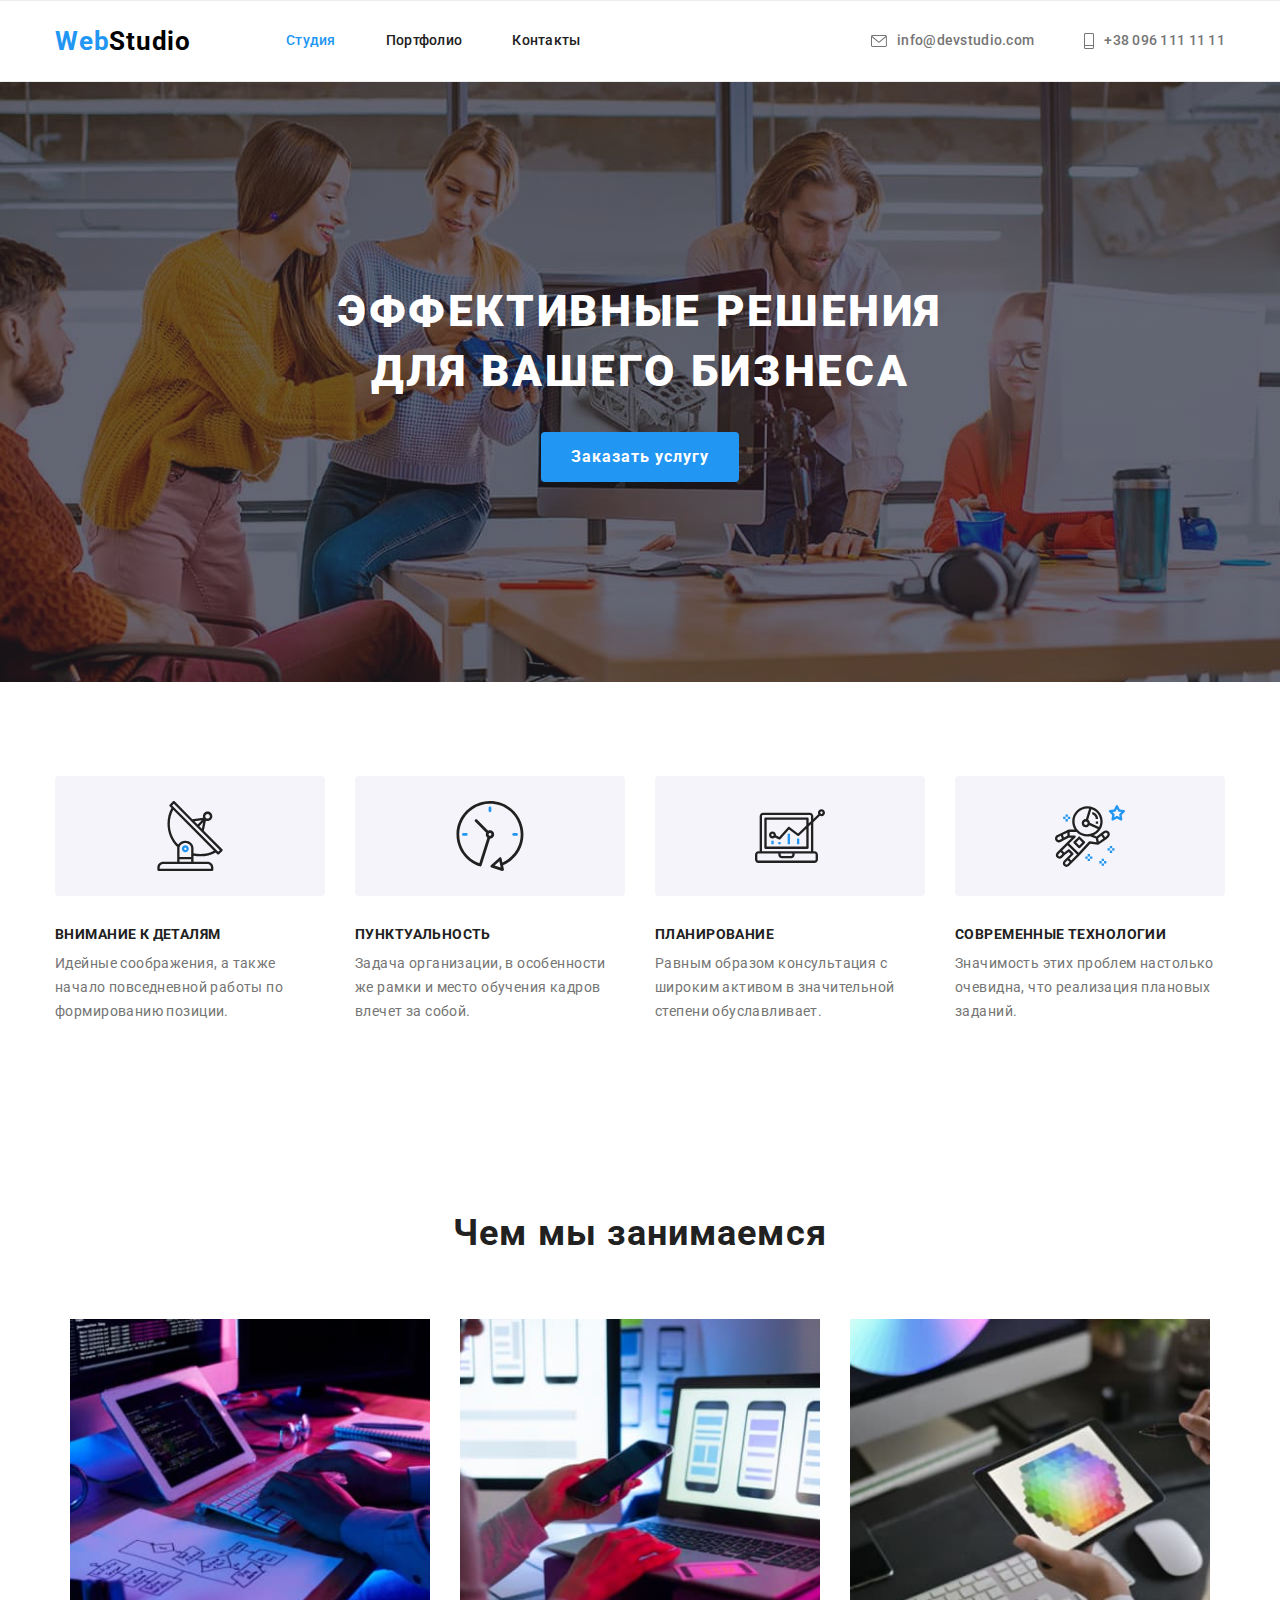
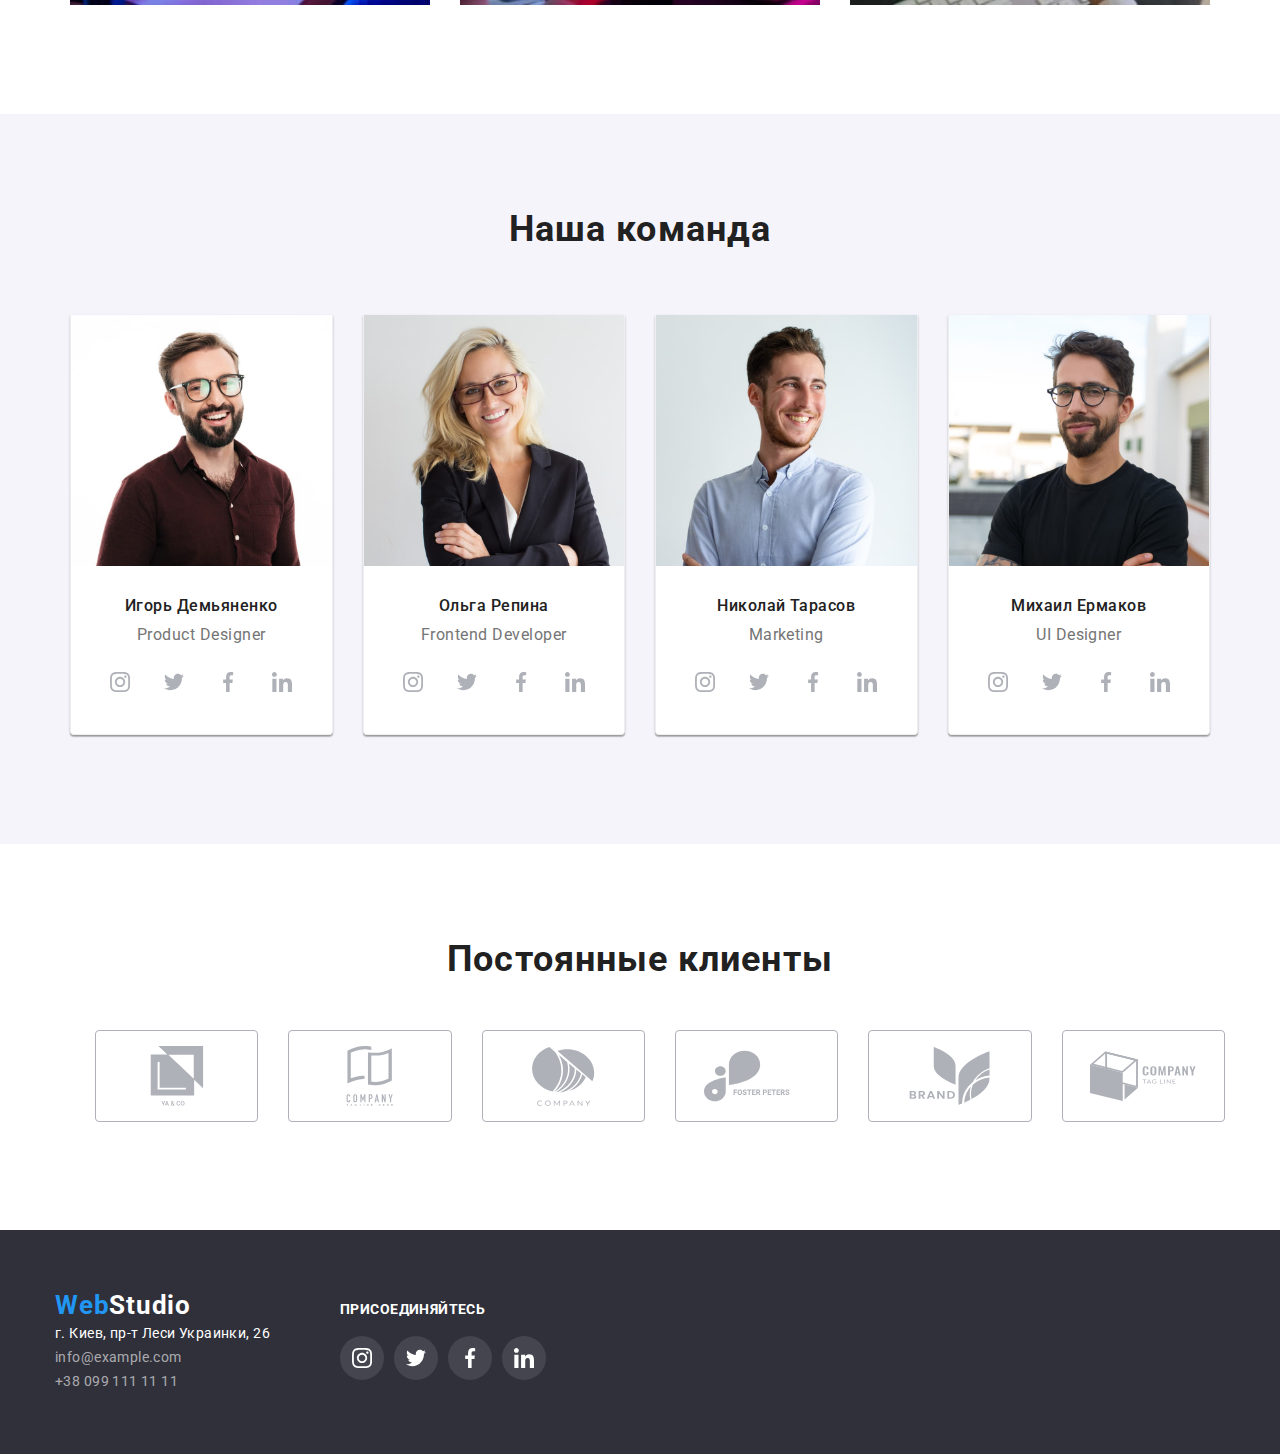
<file: index.html>
<!DOCTYPE html>
<html lang="ru">
<head>
    <meta charset="UTF-8">
    <meta http-equiv="X-UA-Compatible" content="IE=edge">
    <meta name="viewport" content="width=device-width, initial-scale=1.0">
    <title>Document</title>
    <!--Шрифты-->
    <link rel="preconnect" href="https://fonts.googleapis.com">
    <link rel="preconnect" href="https://fonts.gstatic.com" crossorigin>
    <link href="https://fonts.googleapis.com/css2?family=Raleway:wght@500&family=Roboto:wght@400;500;700;900&display=swap"
        rel="stylesheet">
    <!-- Конец шрифтов -->

    <!-- Normalize styles старт -->
    <link rel="stylesheet" href="https://cdn.jsdelivr.net/npm/modern-normalize@1.1.0/modern-normalize.min.css">
    <!-- Normalize styles конец -->


    <!--Кастомные стили-->
    <link rel="stylesheet" href="./css/styles.css">
</head>

<body>

    <!--Шапка сайта-->
    
    <header class="header header-wrapper">
        <div class="container header-container">
 <nav class="header-container">
     <a class="header-logo link" href="./index.html">Web<span class="logo">Studio</span></a>

<ul class="header-list list header-color">
    <li class="header-list-item"><a class="nav-link link current" href="./index.html" >Студия</a></li>
    <li class="header-list-item"><a class="nav-link link" href="./portfolio.html">Портфолио</a></li>
    <li class="header-list-item"><a class="nav-link link" href="./index.html">Контакты</a></li>
 </ul>
</nav>

<ul class="header-list header-contact list">
     <li class="header-cntct header-contacts-item"><a class="header-link link" href="mailto:info@devstudio.com">
        <svg class="contact-link-icon" width="16" height="12">
            <use href="./images/icons.svg#icon-envelope"></use>
        </svg>info@devstudio.com</a></li>

     <li class="header-tel-item"><a class="header-link link" href="tel:+380961111111">
        <svg class="contact-link-icon" width="10" height="16">
            <use href="./images/icons.svg#icon-telephone"></use>
        </svg>+38 096 111 11 11</a></li>

    </ul>
        </div>
            </header>



    <main>
        <!--Герой-->
<section class="hero overlay">
    <div class="container">
    <h1 class="uppertitle">Эффективные решения для вашего бизнеса</h1>
    <button class="hero-btn btn" type="button">Заказать услугу</button>
    </div>
</section>

    <!--Преимущества-->
<section class="benefits benefits-services section-distance">
    <div class="container">
    <h2 class="hidden">Преимущества</h2>
    <ul class="list benefits-us">
    
        <li class="benefits-info">
            <div class="benefits-icon-list">
                <svg class="benefits-icon" width="70" height="70"> 
                    <use href="./images/icons.svg#icon-antenna"></use>
                </svg>
            </div>
        <h3 class="benefits-about">Внимание к деталям</h3>
                <p class="benefits-description">Идейные соображения, а также начало повседневной работы по формированию позиции.</p>
        
        </li>

        <li class="benefits-info">
            <div class="benefits-icon-list">
                <svg class="benefits-icon" width="70" height="70">
                    <use href="./images/icons.svg#icon-clock"></use>
                </svg>
            </div>
        <h3 class="benefits-about">Пунктуальность</h3>

            <p class="benefits-description">Задача организации, в особенности же рамки и место обучения кадров влечет за собой.</p>

        </li>
    
        <li class="benefits-info">
            <div class="benefits-icon-list">
                <svg class="benefits-icon" width="70" height="70">
                    <use href="./images/icons.svg#icon-diagram"></use>
                </svg>
            </div>
        <h3 class="benefits-about">Планирование</h3>
        <p class="benefits-description">Равным образом консультация с широким активом в значительной степени обуславливает.</p>
    </li>

    <li class="benefits-info">
        <div class="benefits-icon-list">
            <svg class="benefits-icon" width="70" height="70">
                <use href="./images/icons.svg#icon-astronaut"></use>
            </svg>
        </div>
        <h3 class="benefits-about">Современные технологии</h3>
        <p class="benefits-description">Значимость этих проблем настолько очевидна, что реализация плановых заданий.</p>
    </li>
    </ul>
    </div>
</section>

<!--Чем занимаются-->
<section class="about section-distance">
    <div class="container">
    <h2 class="about-us">Чем мы занимаемся</h2>

<ul class="list about-img"> 
    <li class="card-img">
        <img src="./images/foto1maket1.jpg" alt="человек печатает" width="370">  
    </li>
    <li class="card-img">
        <img src="./images/foto2maket1.jpg" alt="рука с телефоном" width="370">
    </li>
    <li class="card-img">
        <img src="./images/foto3maket1.jpg" alt="планшет" width="370">
    </li>
</ul>
    </div>
</section>

<!--Команда-->
<section class="team section-distance">
    <div class="container">
    <h2 class="team-us">Наша команда</h2>

    <ul class="list about-img card-set card-set-foto">
        <li class="team-item card-set-item team-wrapper">
            <img class="team-img" src="./images/team1maket1.jpg" alt="мужчина в коричневой рубашке" width="270">
        <div class="cards">
            <h3 class="team-employees">Игорь Демьяненко</h3>
        <p class="place-work" lang="en">Product Designer</p>

        <ul class="team-soc-list">
        
            <li class="team-soc-item">
                <a href="" class="team-soc-link">
                    <svg class="team-soc-icon" width="20px" height="20px">
                        <use href="./images/icons.svg#icon-instagram"></use>
                    </svg>
                </a>
            </li>
        
            <li class="team-soc-item">
                <a href="" class="team-soc-link">
                    <svg class="team-soc-icon" width="20px" height="20px">
                        <use href="./images/icons.svg#icon-twitter"></use>
                    </svg>
                </a>
            </li>
        
            <li class="team-soc-item">
                <a href="" class="team-soc-link">
                    <svg class="team-soc-icon" width="20px" height="20px">
                        <use href="./images/icons.svg#icon-facebook"></use>
                    </svg>
                </a>
            </li>
        
            <li class="team-soc-item">
                <a href="" class="team-soc-link">
                    <svg class="team-soc-icon" width="20px" height="20px">
                        <use href="./images/icons.svg#icon-linkedin"></use>
                    </svg>
                </a>
            </li>
        </ul>
    
    </div>

       
        </li>

        <li class="team-item card-set-item team-wrapper">
            <img class="team-img" src="./images/team2maket1.jpg" alt="женщина в очках" width="270">
        <div class="cards"><h3 class="team-employees">Ольга Репина</h3>
        <p class="place-work" lang="en">Frontend Developer</p>
            <ul class="team-soc-list">
            
                <li class="team-soc-item">
                    <a href="" class="team-soc-link">
                        <svg class="team-soc-icon" width="20px" height="20px">
                            <use href="./images/icons.svg#icon-instagram"></use>
                        </svg>
                    </a>
                </li>
            
                <li class="team-soc-item">
                    <a href="" class="team-soc-link">
                        <svg class="team-soc-icon" width="20px" height="20px">
                            <use href="./images/icons.svg#icon-twitter"></use>
                        </svg>
                    </a>
                </li>
            
                <li class="team-soc-item">
                    <a href="" class="team-soc-link">
                        <svg class="team-soc-icon" width="20px" height="20px">
                            <use href="./images/icons.svg#icon-facebook"></use>
                        </svg>
                    </a>
                </li>
            
                <li class="team-soc-item">
                    <a href="" class="team-soc-link">
                        <svg class="team-soc-icon" width="20px" height="20px">
                            <use href="./images/icons.svg#icon-linkedin"></use>
                        </svg>
                    </a>
                </li>
            
            </ul>
    </div>

       
        </li>

        <li class="team-item card-set-item team-wrapper">
            <img class="team-img" src="./images/team3maket1.jpg" alt="мужчина в светлой рубашке" width="270">
        <div class="cards"><h3 class="team-employees">Николай Тарасов</h3>
        <p class="place-work" lang="en">Marketing</p>
            <ul class="team-soc-list">
            
                <li class="team-soc-item">
                    <a href="" class="team-soc-link">
                        <svg class="team-soc-icon" width="20px" height="20px">
                            <use href="./images/icons.svg#icon-instagram"></use>
                        </svg>
                    </a>
                </li>
            
                <li class="team-soc-item">
                    <a href="" class="team-soc-link">
                        <svg class="team-soc-icon" width="20px" height="20px">
                            <use href="./images/icons.svg#icon-twitter"></use>
                        </svg>
                    </a>
                </li>
            
                <li class="team-soc-item">
                    <a href="" class="team-soc-link">
                        <svg class="team-soc-icon" width="20px" height="20px">
                            <use href="./images/icons.svg#icon-facebook"></use>
                        </svg>
                    </a>
                </li>
            
                <li class="team-soc-item">
                    <a href="" class="team-soc-link">
                        <svg class="team-soc-icon" width="20px" height="20px">
                            <use href="./images/icons.svg#icon-linkedin"></use>
                        </svg>
                    </a>
                </li>
            
            </ul>
    </div>

        
        </li>

        <li class="team-item card-set-item team-wrapper">
            <img class="team-img" src="./images/team4maket1.jpg" alt="мужчина в черной футболке" width="270">
        <div class="cards"><h3 class="team-employees">Михаил Ермаков</h3>
        <p class="place-work" lang="en">UI Designer</p>
        <ul class="team-soc-list">
        
            <li class="team-soc-item">
                <a href="" class="team-soc-link">
                    <svg class="team-soc-icon" width="20px" height="20px">
                        <use href="./images/icons.svg#icon-instagram"></use>
                    </svg>
                </a>
            </li>
        
            <li class="team-soc-item">
                <a href="" class="team-soc-link">
                    <svg class="team-soc-icon" width="20px" height="20px">
                        <use href="./images/icons.svg#icon-twitter"></use>
                    </svg>
                </a>
            </li>
        
            <li class="team-soc-item">
                <a href="" class="team-soc-link">
                    <svg class="team-soc-icon" width="20px" height="20px">
                        <use href="./images/icons.svg#icon-facebook"></use>
                    </svg>
                </a>
            </li>
        
            <li class="team-soc-item">
                <a href="" class="team-soc-link">
                    <svg class="team-soc-icon" width="20px" height="20px">
                        <use href="./images/icons.svg#icon-linkedin"></use>
                    </svg>
                </a>
            </li>
        
        </ul>
    </div>

        
    </li>
    </ul>
    </div>
</section>

    <section>
        <div class="container">
            <h2 class="regular-customers">Постоянные клиенты</h2>
            <ul class="regular-us">
                <li class="regular-info">
                    <a href="" class="regular-icon-list">
                    <svg class="regular-icon" width="106" height="60">
                        <use href="./images/icons.svg#icon-group-1"></use>
                    </svg>
                </a></li>
                <li class="regular-info">
                    <a href="" class="regular-icon-list">
                    <svg class="regular-icon" width="106" height="60">
                        <use href="./images/icons.svg#icon-group-2"></use>
                    </svg>
                </a></li>
                <li class="regular-info">
                    <a href="" class="regular-icon-list">
                    <svg class="regular-icon" width="106" height="60">
                        <use href="./images/icons.svg#icon-group-3"></use>
                    </svg>
                </a></li>
                <li class="regular-info">
                    <a href="" class="regular-icon-list">
                    <svg class="regular-icon" width="106" height="60">
                        <use href="./images/icons.svg#icon-group-4"></use>
                    </svg>
                </a></li>
                <li class="regular-info">
                    <a href="" class="regular-icon-list">
                    <svg class="regular-icon" width="106" height="60">
                        <use href="./images/icons.svg#icon-group-5"></use>
                    </svg>
                </a></li>
                <li class="regular-info">
                    <a href="" class="regular-icon-list">
                    <svg class="regular-icon" width="106" height="60">
                        <use href="./images/icons.svg#icon-group-6"></use>
                    </svg>
                </a></li>
            </ul>


        </div>
    </section>


    </main>


<!--Футер-->
    <footer class="footer">
    <div class="container footer-container">
        <div class="footer-cntct">
    <a class="footer-logo link" href="./index.html">Web<span class="footer-logo-ft">Studio</span></a>

    <address>
        <p class="address">г. Киев, пр-т Леси Украинки, 26</p>

    <ul class="list footer-contact">
    
        <li><a class="link link-footer" href="mailto:info@example.com">info@example.com</a></li>
        <li><a class="link link-footer" href="tel:+380991111111">+38 099 111 11 11</a></li>
    
    </ul>
    </address>
    </div>

    <div class="soc-links-footer-section">
        <h3 class="soc-links-footer-title">присоединяйтесь</h3>
        <ul class="soc-links-footer-list">
            <li class="soc-links-footer-item">
                <a class="soc-links-footer">
                    <svg class="soc-links-footer-link" width="20" height="20">
                        <use href="./images/icons.svg#icon-instagram"></use>
                    </svg>
                </a>
            </li>

            <li class="soc-links-footer-item">
                <a class="soc-links-footer">
                    <svg class="soc-links-footer-link" width="20" height="20">
                        <use href="./images/icons.svg#icon-twitter"></use>
                    </svg>
                </a>
            </li>

            <li class="soc-links-footer-item">
                <a class="soc-links-footer">
                    <svg class="soc-links-footer-link" width="20" height="20">
                        <use href="./images/icons.svg#icon-facebook"></use>
                    </svg>
                </a>
            </li>

            <li class="soc-links-footer-item">
                <a class="soc-links-footer">
                    <svg class="soc-links-footer-link" width="20" height="20">
                        <use href="./images/icons.svg#icon-linkedin"></use>
                    </svg>
                </a>
            </li>
            
        </ul>
    </div>

</div>
</footer>

</body>
</html>
</file>
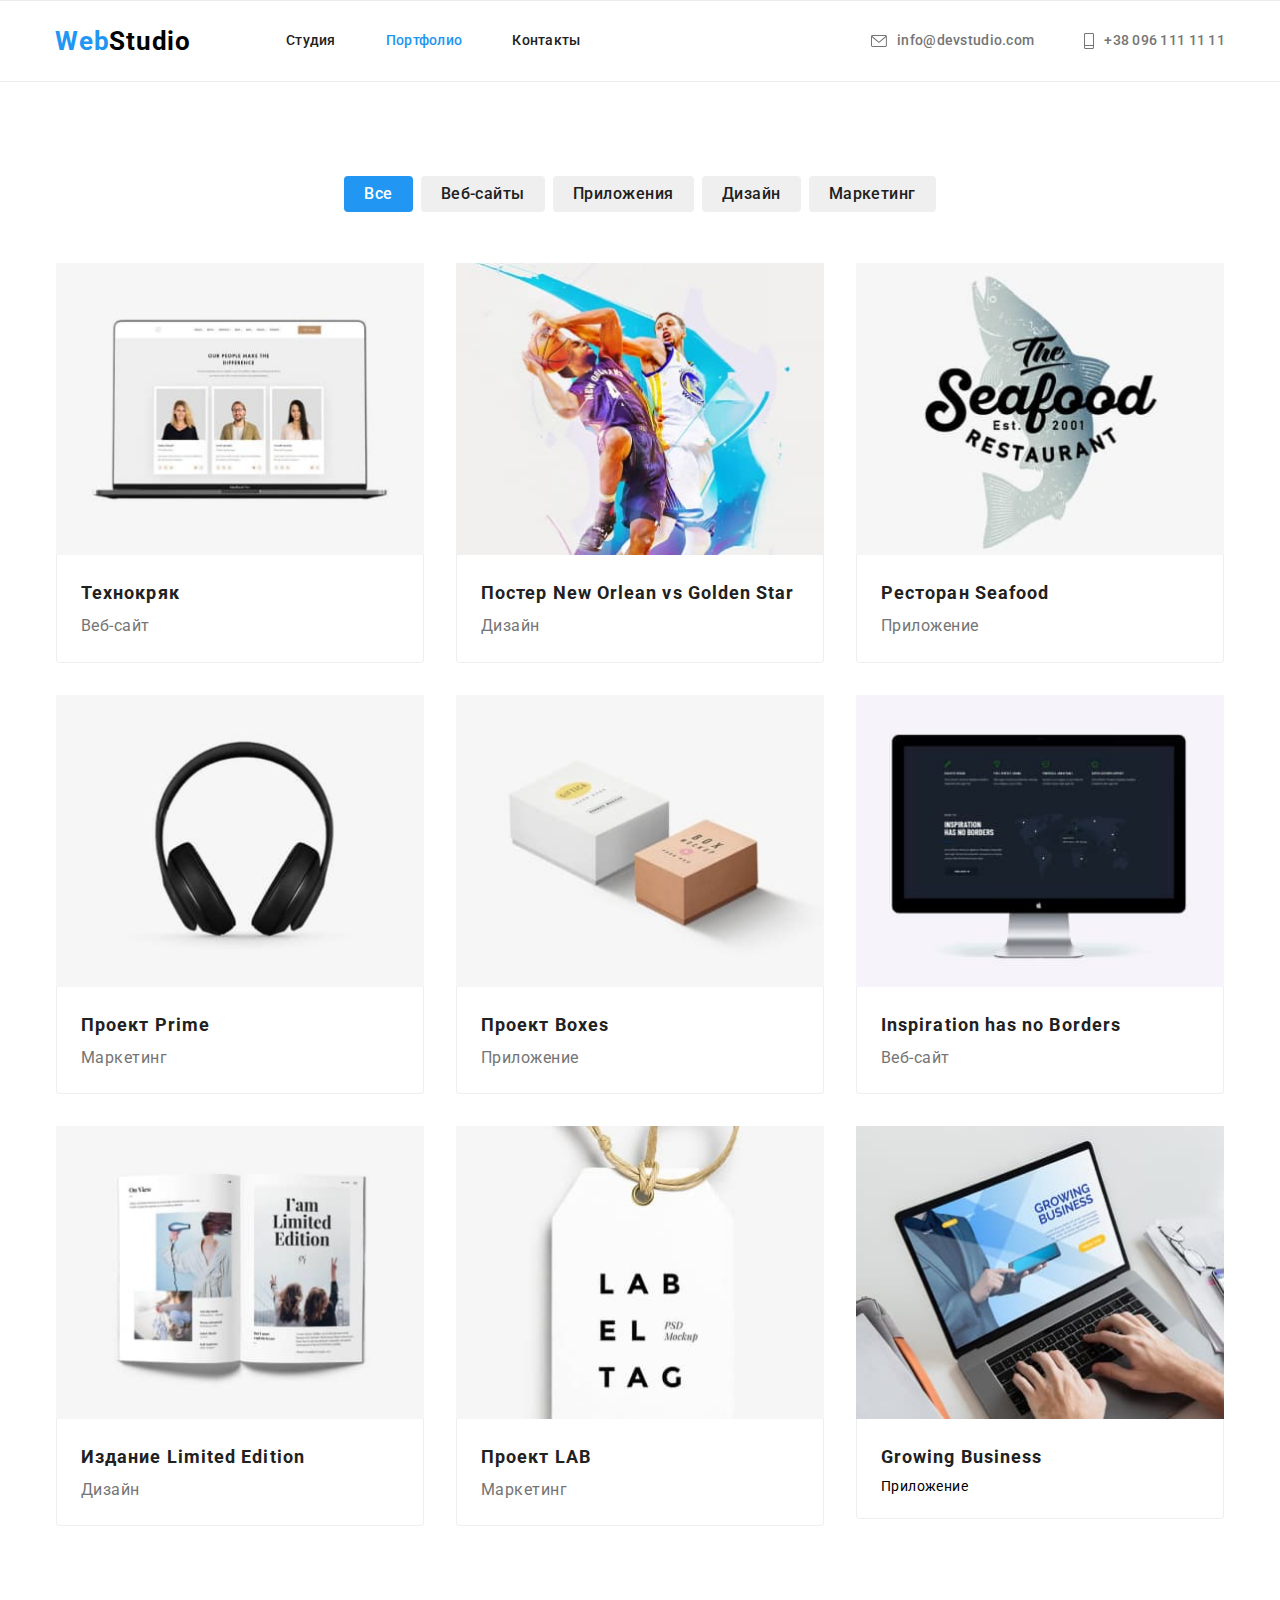
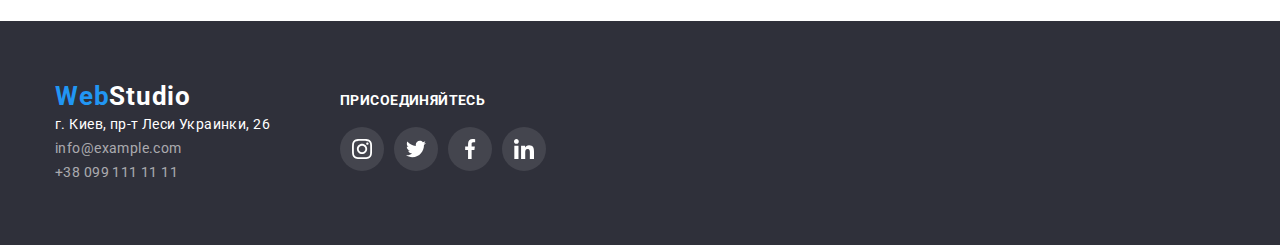
<file: portfolio.html>
<!DOCTYPE html>
<html lang="en">
<head>
    <meta charset="UTF-8">
    <meta http-equiv="X-UA-Compatible" content="IE=edge">
    <meta name="viewport" content="width=device-width, initial-scale=1.0">
    <title>Portfolio</title>
<!--Шрифты-->
<link rel="preconnect" href="https://fonts.googleapis.com">
<link rel="preconnect" href="https://fonts.gstatic.com" crossorigin>
<link href="https://fonts.googleapis.com/css2?family=Raleway:wght@500&family=Roboto:wght@400;500;700;900&display=swap"
    rel="stylesheet">
<!-- Конец шрифтов -->

<!-- Normalize styles старт -->
<link rel="stylesheet" href="https://cdn.jsdelivr.net/npm/modern-normalize@1.1.0/modern-normalize.min.css">
<!-- Normalize styles конец -->

<!-- Кастомніе стили -->
    <link rel="stylesheet" href="./css/styles.css">
    
    
    </head>

<body>
    <!--Шапка сайта-->
    
    <header class="header header-wrapper">
        <div class="container header-container">
        <nav class="header-container">
            <a class="header-logo link" href="./index.html">Web<span class="logo">Studio</span></a>

            <ul class="header-list list header-color">
                <li class="header-list-item"><a class="nav-link link" href="./index.html">Студия</a></li>
                <li class="header-list-item"><a class="nav-link link current" href="./portfolio.html">Портфолио</a></li>
                <li class="header-list-item"><a class="nav-link link" href="./index.html">Контакты</a></li>
            </ul>
        </nav>

        <ul class="header-list header-contact list">
             <li class="header-cntct header-contacts-item"><a class="header-link link" href="mailto:info@devstudio.com">
                <svg class="contact-link-icon" width="16" height="12">
                    <use href="./images/icons.svg#icon-envelope"></use>
                </svg>info@devstudio.com</a></li>

            <li class="header-tel-item"><a class="header-link link" href="tel:+380961111111">
                <svg class="contact-link-icon" width="10" height="16">
                    <use href="./images/icons.svg#icon-telephone"></use>
                </svg>+38 096 111 11 11</a></li>

        </ul>
            </div>
                </header>

    <main>
    <section class="section-distance">
        <div class="container">
    <!--Кнопки-->
    <h1 class="hidden">Кнопки</h1>
<ul class="button-portfolio">
    <li class="button-item section-shadow"><button class="button-list btn-info current" type="button">Все</button></li>
    <li class="button-item section-shadow"><button class="button-list btn-info" type="button">Веб-сайты</button></li>
    <li class="button-item section-shadow"><button class="button-list btn-info" type="button">Приложения</button></li>
    <li class="button-item section-shadow"><button class="button-list btn-info" type="button">Дизайн</button></li>
    <li class="button-item section-shadow"><button class="button-list btn-info" type="button">Маркетинг</button></li>
</ul>


<!--Список работ-->
  
    
<ul class="card-list about-img card-set">
    <li class="card-img list card-set-item"><img class="card-link" src="./images/img1.jpg" alt="ноутбук" width="370" height="294">
    <div class="team-wrapper"><h2 class="card-title">Технокряк</h2>
    <p class="card-text">Веб-сайт</p></div>
</li>
   
    <li class="card-img list card-set-item"><img src="./images/img2.jpg" alt="баскетбол" width="370" height="294">
    <div class="team-wrapper"><h2 class="card-title">Постер New Orlean vs Golden Star</h2>
    <p class="card-text">Дизайн</p></div>
</li>
   
    <li class="card-img list card-set-item"><img src="./images/img3.jpg" alt="рыба" width="370" height="294">
    <div class="team-wrapper"><h2 class="card-title">Ресторан Seafood</h2>
    <p class="card-text">Приложение</p></div>
</li>
    
    <li class="card-img list card-set-item"><img src="./images/img4.jpg" alt="наушники" width="370" height="294">
    <div class="team-wrapper"><h2 class="card-title">Проект Prime</h2>
    <p class="card-text">Маркетинг</p></div>
</li>
    
    <li class="card-img list card-set-item"><img src="./images/img5.jpg" alt="коробки" width="370" height="294">
    <div class="team-wrapper"><h2 class="card-title">Проект Boxes</h2>
    <p class="card-text">Приложение</p></div>
</li>
    
    <li class="card-img list card-set-item"><img src="./images/img6.jpg" alt="монитор" width="370" height="294">
    <div class="team-wrapper"><h2 class="card-title">Inspiration has no Borders</h2>
    <p class="card-text">Веб-сайт</p></div>
</li>
    
    <li class="card-img list card-set-item"><img src="./images/img7.jpg" alt="журнал" width="370" height="294">
   <div class="team-wrapper"><h2 class="card-title">Издание Limited Edition</h2>
<p class="card-text">Дизайн</p></div>
</li>
    
    <li class="card-img list card-set-item"><img src="./images/img8.jpg" alt="брелок" width="370" height="294">
    <div class="team-wrapper"><h2 class="card-title">Проект LAB</h2>
    <p class="card-text">Маркетинг</p></div>
</li>
   
    <li class="card-img list card-set-item"><img src="./images/img9.jpg" alt="ноутбук с руками" width="370" height="294">
    <div class="team-wrapper"><h2 class="card-title">Growing Business</h2>
    <p>Приложение</p></div>
</li>
    
</ul>
    </div>
    </section>
    </main>


    <!--Футер-->
<footer class="footer">
    <div class="container footer-container">
        <div class="footer-cntct">
            <a class="footer-logo link" href="./index.html">Web<span class="footer-logo-ft">Studio</span></a>

            <address>
                <p class="address">г. Киев, пр-т Леси Украинки, 26</p>

                <ul class="list footer-contact">

                    <li><a class="link link-footer" href="mailto:info@example.com">info@example.com</a></li>
                    <li><a class="link link-footer" href="tel:+380991111111">+38 099 111 11 11</a></li>

                </ul>
            </address>
        </div>

        <div class="soc-links-footer-section">
            <h3 class="soc-links-footer-title">присоединяйтесь</h3>
            <ul class="soc-links-footer-list">
                <li class="soc-links-footer-item">
                    <a class="soc-links-footer">
                        <svg class="soc-links-footer-link" width="20" height="20">
                            <use href="./images/icons.svg#icon-instagram"></use>
                        </svg>
                    </a>
                </li>

                <li class="soc-links-footer-item">
                    <a class="soc-links-footer">
                        <svg class="soc-links-footer-link" width="20" height="20">
                            <use href="./images/icons.svg#icon-twitter"></use>
                        </svg>
                    </a>
                </li>

                <li class="soc-links-footer-item">
                    <a class="soc-links-footer">
                        <svg class="soc-links-footer-link" width="20" height="20">
                            <use href="./images/icons.svg#icon-facebook"></use>
                        </svg>
                    </a>
                </li>

                <li class="soc-links-footer-item">
                    <a class="soc-links-footer">
                        <svg class="soc-links-footer-link" width="20" height="20">
                            <use href="./images/icons.svg#icon-linkedin"></use>
                        </svg>
                    </a>
                </li>

            </ul>
        </div>

    </div>
</footer>

</body>

</html>
</file>
<file: css/styles.css>
:root {
    /* fonts */
    --main-font: "Roboto";
    --secondary-font: "Raleway";

    /* text colors */
    --accent-txt-color: #2196F3;
    --main-color-btn: #212121;
    --card-text: #757575;
    --bg-color: #2F303A;
    --color-light: #FFFFFF;


    /* bg-colors */

    /* others */

    --items: 3;
    --indent: 30px;

}


body {
    font-family: "Roboto", "Raleway", sans-serif;
    font-size: 14px;
    line-height: 1.71;
    letter-spacing: 0.03em;
    
}


/* reset */
h1,
h2,
h3,
h4,
p {
    margin: 0;
}



img {
    display: block;
    max-width: 100%;
    height: auto;
}

section {
    padding: 94px 0;
}





/* Сітка із застосуванням flex-box */



 .about-img {
    display: flex;
    padding: 0;
    margin: -15px;
    }

 .card-set {
     display: flex;
     flex-wrap: wrap;
     }

   .card-img {
        max-width: 100%;
        padding: 0;
        margin: 15px;
        }

 .card-set-item {
     display: block;
     flex-basis: calc((100% - var(--indent) * var(--items)) / var(--items));
     max-width: 100%;
     height: auto;
     border-radius: 4px;
     border: 0p;
     border: 1px solid transparent;
     }

    .card-set-item:hover,
    .card-set-item:focus {
        /* border: 1px solid #EEEEEE; */
        box-shadow: 0px 1px 1px rgba(0, 0, 0, 0.12), 
        0px 4px 4px rgba(0, 0, 0, 0.06), 
        1px 4px 6px rgba(0, 0, 0, 0.16);
        cursor: pointer;
    }

 .card-img.list.card-set-item {
     margin: 15px;
    }
 
  .card-img.list.card-set-item:nth-child(3n) {
    margin-right: 0;
    }



    .card-set-foto {
        --items: 4;
        }



/* common styles start */
    .link {
        text-decoration: none;


    }

    .list {
        list-style: none;
        margin: 0;
        padding: 0;
    }

/* common sryles end */

/* Header section */




.container {
    width: 1200px;
    padding-left: 15px;
    padding-right: 15px;
    margin-left: auto;
    margin-right: auto;

}



.link {
    font-weight: 500;
    font-size: 14px;
    line-height: 1.14;
    letter-spacing: 0.02em;
}

 .header-link {
     color: var(--card-text);

     
}

.header-container {
    display: flex;
    align-items: center;
}


.header-list {
    display: flex;
}



.header-contact {
    margin-left: auto
}

.header-contacts-item:not(:last-child) {
    margin-right: 50px;
}

.header-contacts-item {
    display: flex;
    align-items: center;
    justify-content: center;
}

.header-logo {
    margin-right: 95px;
}

    .header-list-item:not(:last-child) {
        margin-right: 50px;
}


    .nav-link {
        display:block;
        color: var(--main-color-btn);
        padding-top: 32px;
        padding-bottom: 32px;
    }

          .current {
              color: var(--accent-txt-color);
    
          }

    

    .header-contact {
        font-weight: 500;
        font-size: 14px;
        line-height: 1,14;
        letter-spacing: 0.02em;
        color: var(--card-text);
    }


    .header-cntct:not(:last-child) {
        margin-right: 50px;
    }

        .header-link:hover,
        .header-link:focus {
            color: var(--accent-txt-color);
        }
    
    
        .header-link {
            padding-top: 32px;
            padding-bottom: 32px;
            display: flex;
            align-items: center;
        }

        .contact-link-icon {
            margin-right: 10px;
            fill: currentColor;
        }


    /* .header-cntct::before {
        display: block;
        content: "";
        width: 16px;
        height: 12px;
        background-image: url("../images/envelope.svg");
        background-size: contain;
        background-repeat: no-repeat;
        background-position: center;
        margin-right: 10px;
        
    } */

        .header-cntct:hover,
        .header-cntct:focus {
            color: var(--accent-txt-color);
            cursor: pointer;
        }

                /* .header-tel-item::before {
                    display: block;
                        content: "";
                        width: 10px;
                        height: 16px;
                        background-image: url("../images/smartphone.svg");
                        background-size: contain;
                        background-repeat: no-repeat;
                        background-position: center;
                        margin-right: 10px;
                } */

                    .header-tel-item:hover,
                    .header-tel-item:focus {
                        color: var(--accent-txt-color);
                        cursor: pointer;
                    }


        /* .header-contacts-item::before {
            background-image: url("../images/envelope.svg");
           
        } */


    .header-logo {
        font-weight: 700;
            font-size: 26px;
            line-height: 1.19;
            letter-spacing: 0.03em;
            color: var(--accent-txt-color);
    }

        .logo {
            color: #000000;
        }

     

         .main-color-btn {
            color: var(--main-color-btn);
        }



/* Hero section */


   

    .hero {
        background-color: var(--bg-color);
        max-width: 1600px;
        margin-left: auto;
        margin-right: auto;
        height: 600px;
        padding-top: 200px;
        padding-bottom: 200px;
    
        background-image: linear-gradient(to right,
        rgba(47, 48, 58, 0.4),
        rgba(47, 48, 58, 0.4)), 
        url(../images/Hero-img.jpg);
        background-repeat: no-repeat;
        background-position: center;
        background-size: cover;
        
    }

         .uppertitle {
             font-weight: 900;
             font-size: 44px;
             line-height: 1.36;
             text-align: center;
             letter-spacing: 0.06em;
             text-transform: uppercase;
             color: var(--color-light);
             max-width: 696px;
             margin: 0 auto;
             margin-bottom: 30px;
         }

    .hidden {
        display: none;
        
    }

    .section-shadow:hover,
    .section-shadow:focus {
        box-shadow: 0px 3px 1px rgba(0, 0, 0, 0.1), 
        0px 1px 2px rgba(0, 0, 0, 0.08),
        0px 2px 2px rgba(0, 0, 0, 0.12);
        border-radius: 4px;

        cursor: pointer;

    }


    .button-item:not(:last-child) {
        margin-right: 8px;
       
    }


    .button-portfolio {
       display: flex;
       justify-content: center;
       padding: 0;
       margin: 0;
       margin-bottom: 50px;
       
 }

    .btn {
        border-radius: 4px;

    }

    .btn-info {
        border-radius: 4px;
    }


    .hero-btn {
        padding: 10px 30px;
        font-family: inherit;
        font-weight: 700;
        font-size: 16px;
        line-height: 1.87;
        letter-spacing: 0.06em;
        color: var(--color-light);
        background-color: var(--accent-txt-color);
        
        
    }

    .button-list {
        padding: 5px 20px;
        font-family: inherit;
        font-weight: 500;
        font-size: 16px;
        line-height: 1.62;
        text-align: left;
        letter-spacing: 0.03em;
        color: var(--main-color-btn);

        cursor: pointer;
    }
    

         ul {
            list-style: none;
    }


        button {
            display:flex;
            align-items: center;
            text-align: center;
            margin: 0 auto;
            cursor: pointer;
            border: none;
    }


    .button-list.current,
    .button-list:hover,
    .button-list:focus {
        background-color: var(--accent-txt-color);
        color: var(--color-light);

    }

   


    .team-wrapper {
        padding: 20px 24px;
        background: #FFFFFF;
        border: 1px solid #EEEEEE;
        border-top: none;
    }

    .header-wrapper {
        border: 1px solid #ECECEC;
        border-left: none;
        border-right: none;
    }

    .team-wrapper {
        background: #FFFFFF;
        border-radius: 0px 0px 4px 4px;
    
    }

    .team-wrapper:hover,
    .team-wrapper:focus {
       border: 1px solid transparent;
       color: #EEEEEE;
          
    }

 .card-link {
     display: block;
 }

    .card-link:hover,
    .card-link:focus {
        cursor: pointer;
        box-shadow: 0px 1px 1px rgba(0, 0, 0, 0.12),
            0px 4px 4px rgba(0, 0, 0, 0.06),
            1px 4px 6px rgba(0, 0, 0, 0.16);
            
    }

   
/* 
    .team-wrapper:hover,
    .team-wrapper:focus {
        border: 1px solid transparent;
    } */



    .cards {
        padding: 30px 0;
    }
    /* .card-img:last-child,
    .card-img:nth-child(3n) {
        margin: 0;
    } */


        .team-img {
            display:block;
            max-width:100%;
            height: auto;
        }

   
    .team-item {
        margin-right: -15px;
        width: 270px;
        margin: 15px;
        padding: 0;
        box-shadow: 0px 1px 3px rgba(0, 0, 0, 0.12), 0px 1px 1px rgba(0, 0, 0, 0.14), 0px 2px 1px rgba(0, 0, 0, 0.2);

    }


    /* .team-item:last-child {
        margin: 0;
    } */
    

    .card-title {
        font-weight: 700;
        font-size: 18px;
        line-height: 2;
        letter-spacing: 0.06em;
        
        color: var(--main-color-btn);
    }
    
        .card-text {
            font-weight: 400;
                font-size: 16px;
                line-height: 1.89;
                letter-spacing: 0.03em;
            
                color: var(--card-text);
        }

   

    .btn:hover,
    .btn:focus{
        
        background-color: #188CE8;
    }

        .regular-customers {
            font-weight: 700;
            font-size: 36px;
            line-height: 42px;
            text-align: center;
            letter-spacing: 0.03em;
    
            color: #212121;
            margin-bottom: 50px;
            }


        .regular-us {
            display:flex;
            gap: 30px;
        }


            .regular-info {
                width: 170px;
                
            }

               

                .regular-icon-list {
                    border: 1px solid #AFB1B8;
                    border-radius: 4px;
                    display: flex;
                    justify-content: center;
                    align-items: center;
                    height: 92px;
                    outline: none;
                    
                }

                .regular-icon-list:hover,
                .regular-icon-list:focus {
                    border: 1px solid var(--accent-txt-color);
                }

                .regular-icon {
                    fill: rgba(175, 177, 184, 1);
                
                }

                 

                .regular-icon-list:hover .regular-icon,
                .regular-icon-list:focus .regular-icon {
                    fill: var(--accent-txt-color);
                
                }

                

            


    .benefits-us {
        display: flex;
        justify-content: space-between;


}

    .benefits-info {
        width: 270px;
        flex-basis: calc((100% - 90px) / 4);
    }

    .benefits-icon {
        width: 70px;
        height: 70px;

    }

        .benefits-icon-list {
            width: 270px;
            height: 120px;
            background: #F5F4FA;
            border-radius: 4px;

            display: flex;
            justify-content: center;
            align-items: center;
            margin-bottom: 30px;
            
        }


    .benefits-about {
            margin-bottom: 10px;
            font-weight: 700;
            font-size: 14px;
            line-height: 16px;
            letter-spacing: 0.03em;
            text-transform: uppercase;
        
            color: var(--main-color-btn);
    }

    .benefits-description {
            font-weight: 400;
            font-size: 14px;
            line-height: 1.71;
            letter-spacing: 0.03em;
            color: var(--card-text);
    }

    .about-us {
            font-weight: 700;
            font-size: 36px;
            line-height: 1.17;
            text-align: center;
            letter-spacing: 0.03em;
            color: var(--main-color-btn);
            margin-bottom: 50px;
    }
  

    .team {
        padding: 94px 0;
        background: #F5F4FA;
    }

        .team-us {
            font-weight: 700;
            font-size: 36px;
            line-height: 42px;
            text-align: center;
            letter-spacing: 0.03em;
            
            color: var(--main-color-btn);
           margin-bottom: 50px;

        }




        .team-employees {
            font-weight: 500;
            font-size: 16px;
            line-height: 1.19;
            text-align: center;
            letter-spacing: 0.03em;

            color: var(--main-color-btn);
            margin-bottom: 10px;
        }


            .place-work {
                
                font-weight: 400;
                font-size: 16px;
                line-height: 1.19;
                text-align: center;
                letter-spacing: 0.03em;
                color:var(--card-text);
                margin-bottom: 16px;
            }


            .team-soc-link {
                display: flex;
                justify-content: center;
            }

                  .team-soc-item + .team-soc-item {
                       margin-left: 10px;
                   }

            .team-soc-link {
                width: 44px;
                height: 44px;
                border-radius: 50%;
                background-color: #fff;
                display: flex;
                justify-content: center;
                align-items: center;
            }

            .team-soc-link:hover,
            .team-soc-link:focus {
                background-color: var(--accent-txt-color);
                
            }

            .team-soc-icon {
                fill: #AFB1B8;
            }


            .team-soc-link:hover .team-soc-icon,
            .team-soc-link:focus .team-soc-icon {
                fill: #FFFFFF;

            }

            .team-soc-list {
                display: flex;
                justify-content: center;
                padding: 0;
            }

            
            .footer-cntct {
                margin-right: 70px;
            }




    .footer {
        padding: 60px 0;
        background-color: var(--bg-color);
    }

    .footer-logo {
        font-weight: 700;
        font-size: 26px;
        line-height: 1.19;
        letter-spacing: 0.03em;
        color: var(--accent-txt-color);
       
    }
     
     .link:hover,
     .link:focus {
        color: var(--accent-txt-color);
     }

     .footer-logo-ft {
        color: var(--color-light);
     }

     .address {
        font-style: normal;
        font-weight: 400;
        font-size: 14px;
        line-height: 1.71;
        letter-spacing: 0.03em;
        color: var(--color-light);
     }

     .link-footer {
        font-style: normal;
        font-weight: 400;
        font-size: 14px;
        line-height: 1.71;
        letter-spacing: 0.03em;
        color: rgba(255, 255, 255, 0.6);

     }
    
     .footer-contact {
            text-decoration: none;
     }


     .soc-links-footer-list {
        display: flex;
        gap: 10px;
        padding: 0;
     }

     .soc-links-footer {
        width: 44px;
        height: 44px;
        border-radius: 50%;

        background: rgba(255, 255, 255, 0.1);
        display: flex;
        justify-content: center;
        align-items: center;
        fill: #FFFFFF;

     }

     .soc-links-footer:hover,
     .soc-links-footer:focus {
        background: var(--accent-txt-color);
        fill: #FFFFFF;
        cursor: pointer;
     }

     .footer-container {
        display: flex;
        align-items: baseline;
     }

     .soc-links-footer-title {
        font-size: 14px;
        text-transform: uppercase;
        
            color: #FFFFFF;
     }
</file>
